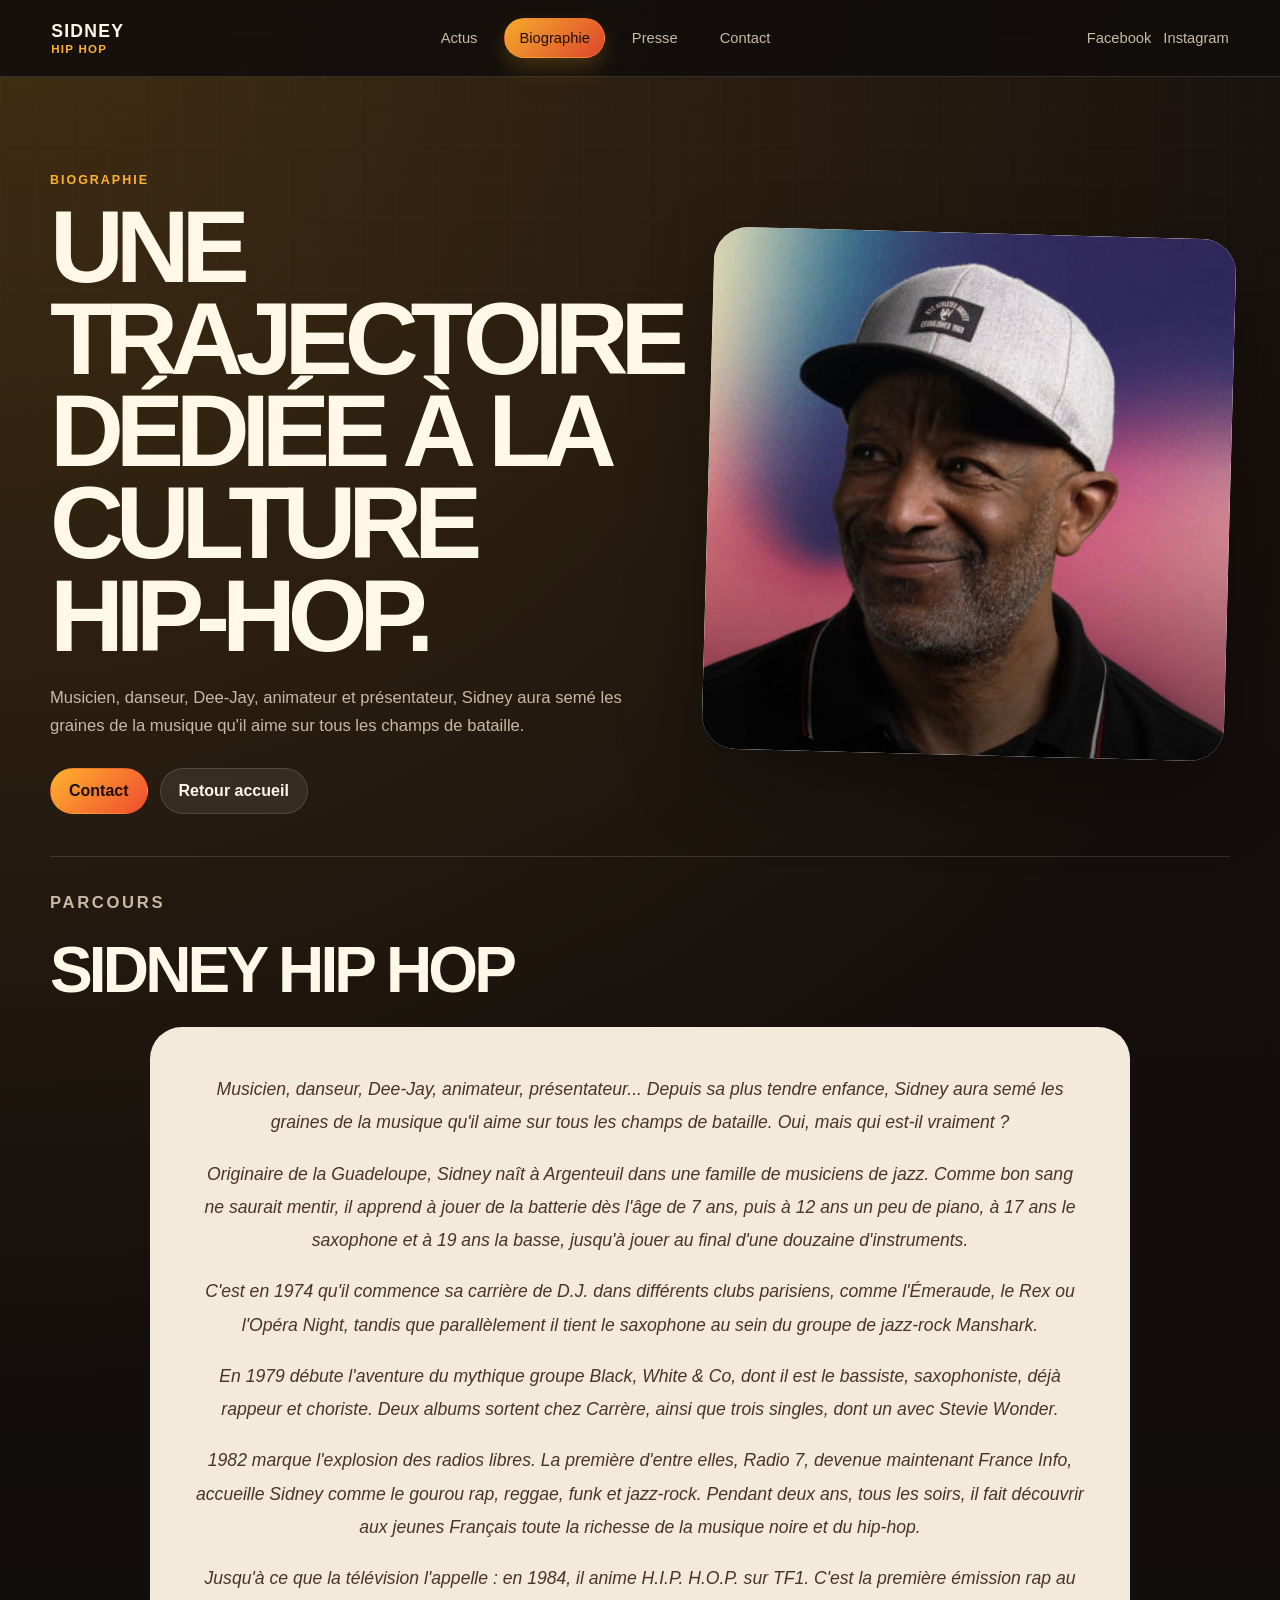
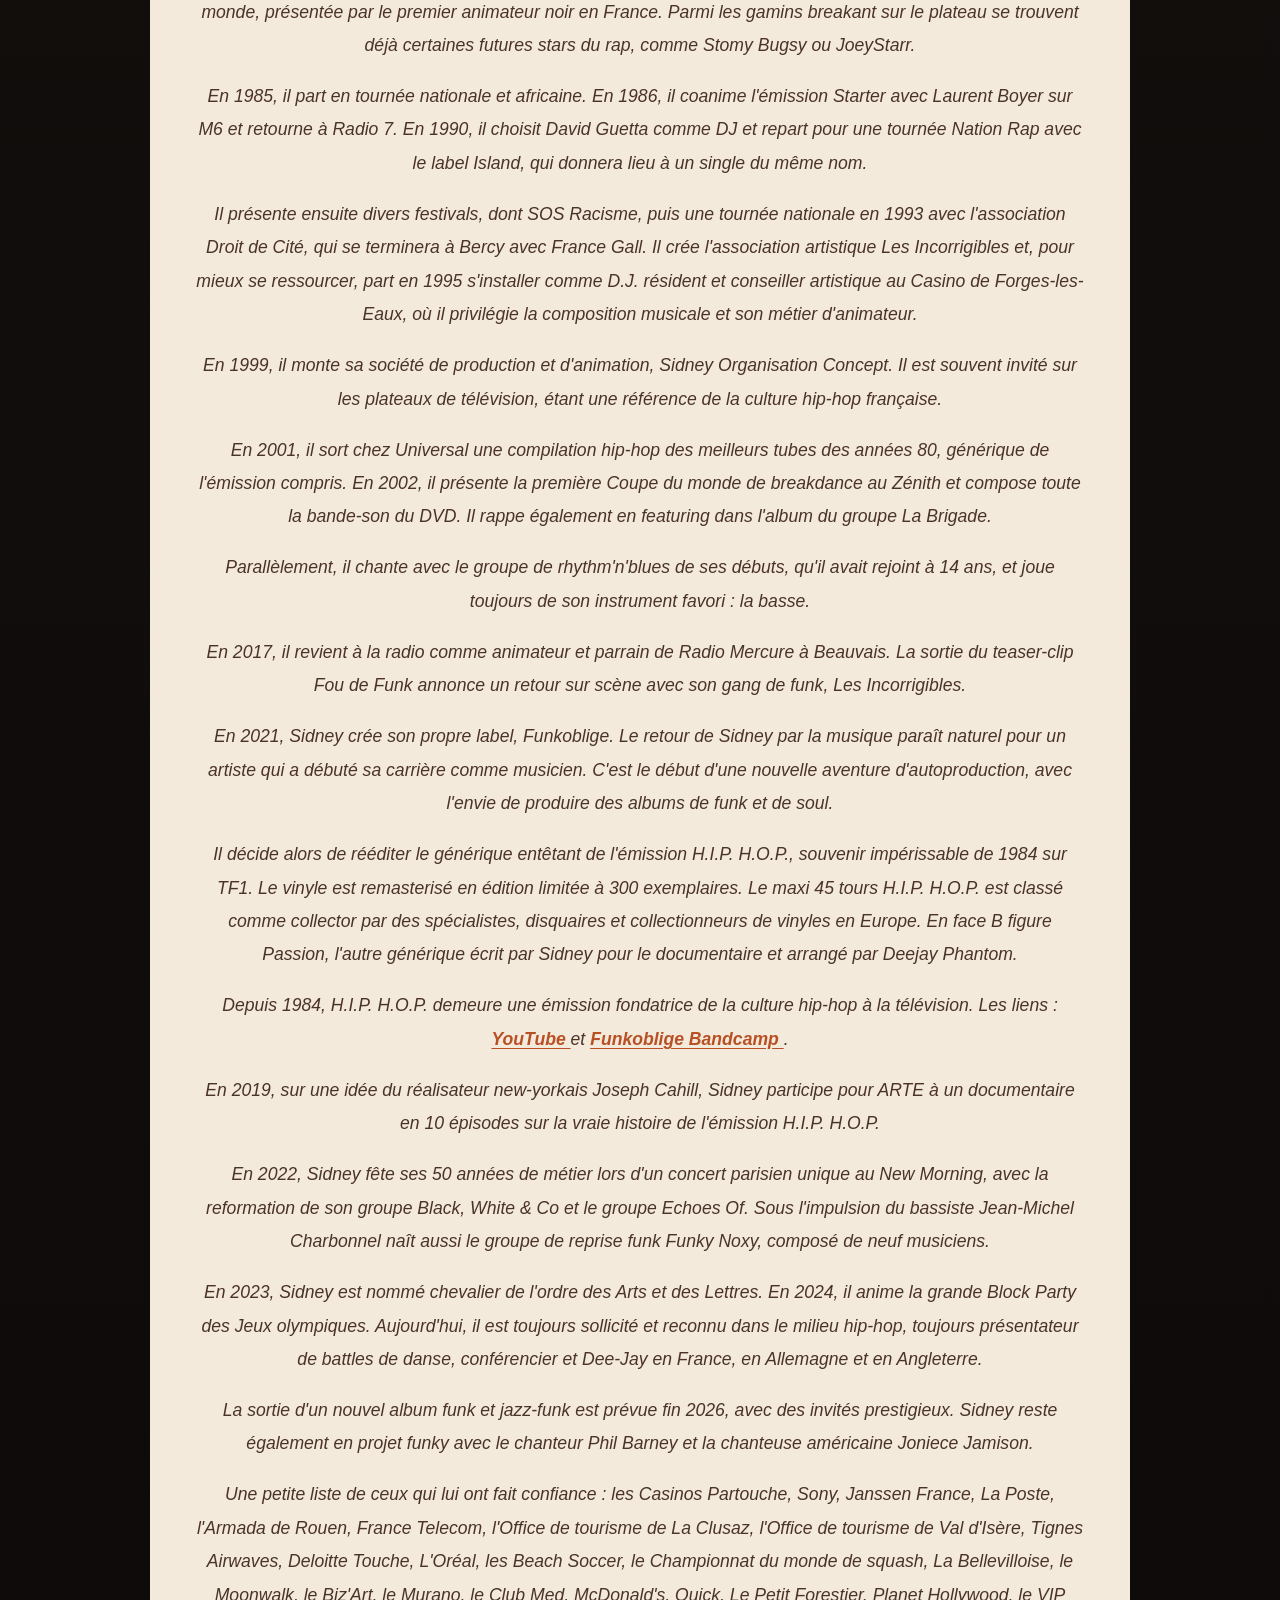
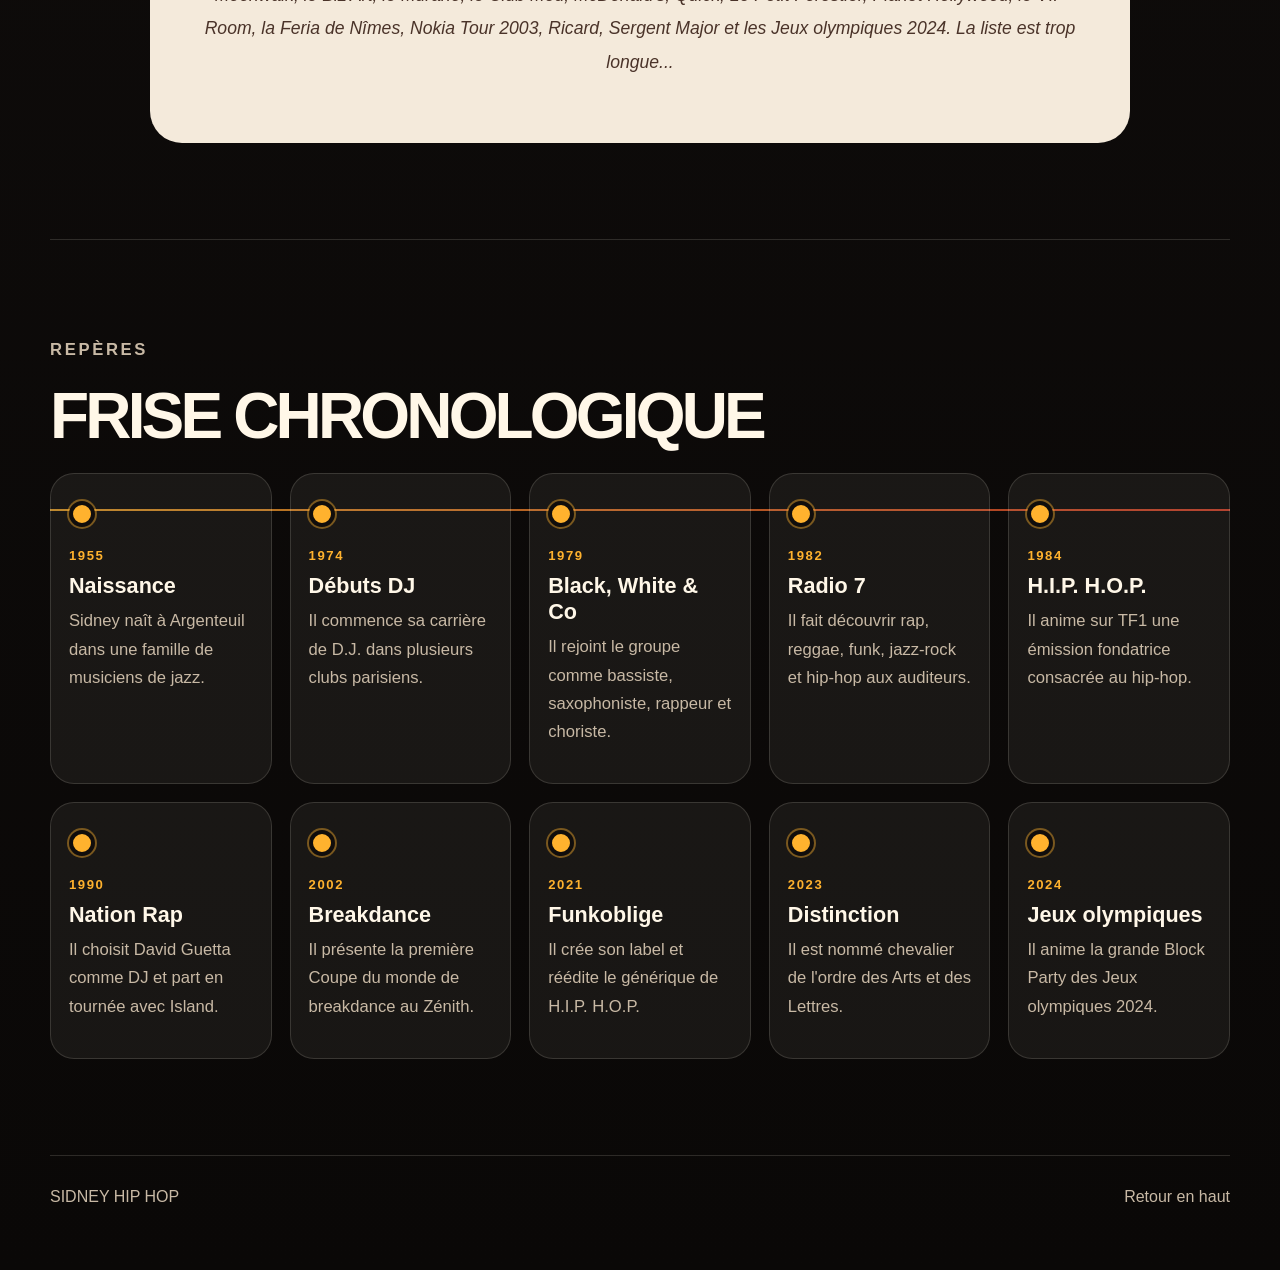
<file: docs/bio.html>
<!doctype html>
<html lang="fr">
  <head>
    <meta charset="UTF-8" />
    <meta name="viewport" content="width=device-width, initial-scale=1.0" />
    <title>Biographie de Sidney | Hip-hop, H.I.P. H.O.P. et parcours</title>
    <meta
      name="description"
      content="Biographie de Sidney : Radio 7, H.I.P. H.O.P., télévision, musique et rôle majeur dans l'histoire du hip-hop en France."
    />
    <meta name="robots" content="index,follow" />
    <meta name="theme-color" content="#17100d" />
    <meta name="google-site-verification" content="JeGknU3Lpkuk2BuzDJpFUZdolpJ2X69IJfQq03PULkI" />
    <link rel="canonical" href="https://marcusduteil.github.io/Site_SIDNEY/bio.html" />
    <meta property="og:type" content="article" />
    <meta property="og:locale" content="fr_FR" />
    <meta property="og:site_name" content="Sidney Hip Hop" />
    <meta property="og:title" content="Biographie de Sidney | Hip-hop, H.I.P. H.O.P. et parcours" />
    <meta
      property="og:description"
      content="Le parcours de Sidney, de Radio 7 à H.I.P. H.O.P., et son rôle pionnier dans l'histoire du hip-hop en France."
    />
    <meta property="og:url" content="https://marcusduteil.github.io/Site_SIDNEY/bio.html" />
    <meta property="og:image" content="https://marcusduteil.github.io/Site_SIDNEY/img/sidney-bio.jpeg" />
    <meta name="twitter:card" content="summary_large_image" />
    <meta name="twitter:title" content="Biographie de Sidney" />
    <meta
      name="twitter:description"
      content="Le parcours de Sidney, figure pionnière du hip-hop en France."
    />
    <meta name="twitter:image" content="https://marcusduteil.github.io/Site_SIDNEY/img/sidney-bio.jpeg" />
    <link rel="icon" href="favicon.svg" type="image/svg+xml" />
    <link rel="manifest" href="site.webmanifest" />
    <link rel="stylesheet" href="style.css" />
  </head>
  <body id="top">
    <header class="site-header">
      <a class="brand" href="index.html" aria-label="Accueil Sidney Hip Hop">
        <span>SIDNEY</span>
        <small>HIP HOP</small>
      </a>

      <nav class="main-nav" aria-label="Navigation principale">
        <a href="index.html#actus">Actus</a>
        <a href="bio.html" aria-current="page">Biographie</a>
        <a href="index.html#presse">Presse</a>
        <a href="index.html#contact">Contact</a>
      </nav>

      <div class="social-links" aria-label="Réseaux sociaux">
        <a href="https://www.facebook.com/SidneyAtTheControl/" target="_blank" rel="noreferrer">Facebook</a>
        <a href="https://www.instagram.com/sidneyduteil/?hl=fr" target="_blank" rel="noreferrer">Instagram</a>
      </div>
    </header>

    <main>
      <section class="hero bio-hero">
        <div class="hero-copy">
          <p class="eyebrow">Biographie</p>
          <h1>Une trajectoire dédiée à la culture hip-hop.</h1>
          <p>
            Musicien, danseur, Dee-Jay, animateur et présentateur, Sidney aura
            semé les graines de la musique qu'il aime sur tous les champs de
            bataille.
          </p>
          <div class="hero-actions">
            <a class="button primary" href="index.html#contact">Contact</a>
            <a class="button ghost" href="index.html">Retour accueil</a>
          </div>
        </div>

        <div class="hero-media portrait-card">
          <img src="img/sidney-bio.jpeg" alt="Sidney" />
        </div>
      </section>

      <section class="section bio-content" id="bio">
        <div class="section-heading">
          <p class="eyebrow">Parcours</p>
          <h2>Sidney Hip Hop</h2>
        </div>

        <div class="bio-layout bio-layout-wide">
          <article class="bio-text">
            <p>
              Musicien, danseur, Dee-Jay, animateur, présentateur... Depuis sa
              plus tendre enfance, Sidney aura semé les graines de la musique
              qu'il aime sur tous les champs de bataille. Oui, mais qui est-il
              vraiment ?
            </p>
            <p>
              Originaire de la Guadeloupe, Sidney naît à Argenteuil dans une
              famille de musiciens de jazz. Comme bon sang ne saurait mentir, il
              apprend à jouer de la batterie dès l'âge de 7 ans, puis à 12 ans
              un peu de piano, à 17 ans le saxophone et à 19 ans la basse,
              jusqu'à jouer au final d'une douzaine d'instruments.
            </p>
            <p>
              C'est en 1974 qu'il commence sa carrière de D.J. dans différents
              clubs parisiens, comme l'Émeraude, le Rex ou l'Opéra Night,
              tandis que parallèlement il tient le saxophone au sein du groupe
              de jazz-rock Manshark.
            </p>
            <p>
              En 1979 débute l'aventure du mythique groupe Black, White &amp;
              Co, dont il est le bassiste, saxophoniste, déjà rappeur et
              choriste. Deux albums sortent chez Carrère, ainsi que trois
              singles, dont un avec Stevie Wonder.
            </p>
            <p>
              1982 marque l'explosion des radios libres. La première d'entre
              elles, Radio 7, devenue maintenant France Info, accueille Sidney
              comme le gourou rap, reggae, funk et jazz-rock. Pendant deux ans,
              tous les soirs, il fait découvrir aux jeunes Français toute la
              richesse de la musique noire et du hip-hop.
            </p>
            <p>
              Jusqu'à ce que la télévision l'appelle : en 1984, il anime
              H.I.P. H.O.P. sur TF1. C'est la première émission rap au monde,
              présentée par le premier animateur noir en France. Parmi les
              gamins breakant sur le plateau se trouvent déjà certaines futures
              stars du rap, comme Stomy Bugsy ou JoeyStarr.
            </p>
            <p>
              En 1985, il part en tournée nationale et africaine. En 1986, il
              coanime l'émission Starter avec Laurent Boyer sur M6 et retourne à
              Radio 7. En 1990, il choisit David Guetta comme DJ et repart pour
              une tournée Nation Rap avec le label Island, qui donnera lieu à un
              single du même nom.
            </p>
            <p>
              Il présente ensuite divers festivals, dont SOS Racisme, puis une
              tournée nationale en 1993 avec l'association Droit de Cité, qui se
              terminera à Bercy avec France Gall. Il crée l'association
              artistique Les Incorrigibles et, pour mieux se ressourcer, part en
              1995 s'installer comme D.J. résident et conseiller artistique au
              Casino de Forges-les-Eaux, où il privilégie la composition
              musicale et son métier d'animateur.
            </p>
            <p>
              En 1999, il monte sa société de production et d'animation, Sidney
              Organisation Concept. Il est souvent invité sur les plateaux de
              télévision, étant une référence de la culture hip-hop française.
            </p>
            <p>
              En 2001, il sort chez Universal une compilation hip-hop des
              meilleurs tubes des années 80, générique de l'émission compris. En
              2002, il présente la première Coupe du monde de breakdance au
              Zénith et compose toute la bande-son du DVD. Il rappe également en
              featuring dans l'album du groupe La Brigade.
            </p>
            <p>
              Parallèlement, il chante avec le groupe de rhythm'n'blues de ses
              débuts, qu'il avait rejoint à 14 ans, et joue toujours de son
              instrument favori : la basse.
            </p>
            <p>
              En 2017, il revient à la radio comme animateur et parrain de Radio
              Mercure à Beauvais. La sortie du teaser-clip Fou de Funk annonce
              un retour sur scène avec son gang de funk, Les Incorrigibles.
            </p>
            <p>
              En 2021, Sidney crée son propre label, Funkoblige. Le retour de
              Sidney par la musique paraît naturel pour un artiste qui a débuté
              sa carrière comme musicien. C'est le début d'une nouvelle aventure
              d'autoproduction, avec l'envie de produire des albums de funk et
              de soul.
            </p>
            <p>
              Il décide alors de rééditer le générique entêtant de l'émission
              H.I.P. H.O.P., souvenir impérissable de 1984 sur TF1. Le vinyle
              est remasterisé en édition limitée à 300 exemplaires. Le maxi 45
              tours H.I.P. H.O.P. est classé comme collector par des
              spécialistes, disquaires et collectionneurs de vinyles en Europe.
              En face B figure Passion, l'autre générique écrit par Sidney pour
              le documentaire et arrangé par Deejay Phantom.
            </p>
            <p>
              Depuis 1984, H.I.P. H.O.P. demeure une émission fondatrice de la
              culture hip-hop à la télévision. Les liens :
              <a href="https://www.youtube.com/watch?v=2A7fBFmhSp4" target="_blank" rel="noreferrer">
                YouTube
              </a>
              et
              <a href="https://funkoblige.bandcamp.com/album/h-i-p-h-o-p" target="_blank" rel="noreferrer">
                Funkoblige Bandcamp
              </a>.
            </p>
            <p>
              En 2019, sur une idée du réalisateur new-yorkais Joseph Cahill,
              Sidney participe pour ARTE à un documentaire en 10 épisodes sur la
              vraie histoire de l'émission H.I.P. H.O.P.
            </p>
            <p>
              En 2022, Sidney fête ses 50 années de métier lors d'un concert
              parisien unique au New Morning, avec la reformation de son groupe
              Black, White &amp; Co et le groupe Echoes Of. Sous l'impulsion du
              bassiste Jean-Michel Charbonnel naît aussi le groupe de reprise
              funk Funky Noxy, composé de neuf musiciens.
            </p>
            <p>
              En 2023, Sidney est nommé chevalier de l'ordre des Arts et des
              Lettres. En 2024, il anime la grande Block Party des Jeux
              olympiques. Aujourd'hui, il est toujours sollicité et reconnu dans
              le milieu hip-hop, toujours présentateur de battles de danse,
              conférencier et Dee-Jay en France, en Allemagne et en Angleterre.
            </p>
            <p>
              La sortie d'un nouvel album funk et jazz-funk est prévue fin 2026,
              avec des invités prestigieux. Sidney reste également en projet
              funky avec le chanteur Phil Barney et la chanteuse américaine
              Joniece Jamison.
            </p>
            <p>
              Une petite liste de ceux qui lui ont fait confiance : les Casinos
              Partouche, Sony, Janssen France, La Poste, l'Armada de Rouen,
              France Telecom, l'Office de tourisme de La Clusaz, l'Office de
              tourisme de Val d'Isère, Tignes Airwaves, Deloitte Touche,
              L'Oréal, les Beach Soccer, le Championnat du monde de squash, La
              Bellevilloise, le Moonwalk, le Biz'Art, le Murano, le Club Med,
              McDonald's, Quick, Le Petit Forestier, Planet Hollywood, le VIP
              Room, la Feria de Nîmes, Nokia Tour 2003, Ricard, Sergent Major et
              les Jeux olympiques 2024. La liste est trop longue...
            </p>
          </article>
        </div>
      </section>

      <section class="section chronology-section" aria-labelledby="chronology-title">
        <div class="section-heading">
          <p class="eyebrow">Repères</p>
          <h2 id="chronology-title">Frise chronologique</h2>
        </div>

        <div class="timeline-strip">
          <article class="timeline-item">
            <span>1955</span>
            <h3>Naissance</h3>
            <p>Sidney naît à Argenteuil dans une famille de musiciens de jazz.</p>
          </article>
          <article class="timeline-item">
            <span>1974</span>
            <h3>Débuts DJ</h3>
            <p>Il commence sa carrière de D.J. dans plusieurs clubs parisiens.</p>
          </article>
          <article class="timeline-item">
            <span>1979</span>
            <h3>Black, White &amp; Co</h3>
            <p>Il rejoint le groupe comme bassiste, saxophoniste, rappeur et choriste.</p>
          </article>
          <article class="timeline-item">
            <span>1982</span>
            <h3>Radio 7</h3>
            <p>Il fait découvrir rap, reggae, funk, jazz-rock et hip-hop aux auditeurs.</p>
          </article>
          <article class="timeline-item">
            <span>1984</span>
            <h3>H.I.P. H.O.P.</h3>
            <p>Il anime sur TF1 une émission fondatrice consacrée au hip-hop.</p>
          </article>
          <article class="timeline-item">
            <span>1990</span>
            <h3>Nation Rap</h3>
            <p>Il choisit David Guetta comme DJ et part en tournée avec Island.</p>
          </article>
          <article class="timeline-item">
            <span>2002</span>
            <h3>Breakdance</h3>
            <p>Il présente la première Coupe du monde de breakdance au Zénith.</p>
          </article>
          <article class="timeline-item">
            <span>2021</span>
            <h3>Funkoblige</h3>
            <p>Il crée son label et réédite le générique de H.I.P. H.O.P.</p>
          </article>
          <article class="timeline-item">
            <span>2023</span>
            <h3>Distinction</h3>
            <p>Il est nommé chevalier de l'ordre des Arts et des Lettres.</p>
          </article>
          <article class="timeline-item">
            <span>2024</span>
            <h3>Jeux olympiques</h3>
            <p>Il anime la grande Block Party des Jeux olympiques 2024.</p>
          </article>
        </div>
      </section>

    </main>

    <footer class="site-footer">
      <p>SIDNEY HIP HOP</p>
      <a href="#top">Retour en haut</a>
    </footer>
  </body>
</html>
</file>
<file: docs/style.css>
:root {
  --bg: #100d0c;
  --bg-soft: #1b1512;
  --panel: #241b16;
  --panel-light: #f4eadb;
  --text: #fff7e8;
  --muted: #c8b9a5;
  --ink: #18120f;
  --accent: #ffb22e;
  --accent-hot: #f04b2f;
  --line: rgba(255, 247, 232, 0.14);
  --shadow: rgba(0, 0, 0, 0.32);
}

* {
  box-sizing: border-box;
}

html {
  scroll-behavior: smooth;
}

body {
  margin: 0;
  font-family: "Helvetica Neue", Helvetica, Arial, sans-serif;
  background:
    radial-gradient(circle at top left, rgba(255, 178, 46, 0.18), transparent 30%),
    linear-gradient(180deg, #17100d 0%, var(--bg) 48%, #0a0807 100%);
  color: var(--text);
}

body::before {
  content: "";
  position: fixed;
  inset: 0;
  pointer-events: none;
  background-image:
    linear-gradient(rgba(255, 255, 255, 0.025) 1px, transparent 1px),
    linear-gradient(90deg, rgba(255, 255, 255, 0.025) 1px, transparent 1px);
  background-size: 36px 36px;
  mask-image: linear-gradient(to bottom, rgba(0, 0, 0, 0.75), transparent 80%);
}

img {
  max-width: 100%;
  display: block;
}

a {
  color: inherit;
  text-decoration: none;
}

.site-header {
  position: sticky;
  top: 0;
  z-index: 10;
  display: grid;
  grid-template-columns: auto 1fr auto;
  align-items: center;
  gap: 24px;
  padding: 18px clamp(18px, 4vw, 56px);
  border-bottom: 1px solid var(--line);
  background: rgba(16, 13, 12, 0.88);
  backdrop-filter: blur(18px);
}

.brand {
  display: grid;
  gap: 1px;
  font-weight: 900;
  letter-spacing: 0.08em;
}

.brand span {
  font-size: 1.1rem;
}

.brand small {
  color: var(--accent);
  font-size: 0.72rem;
}

.main-nav,
.social-links,
.hero-actions,
.contact-actions {
  display: flex;
  align-items: center;
  gap: 12px;
  flex-wrap: wrap;
}

.main-nav {
  justify-content: center;
}

.main-nav a,
.social-links a {
  color: var(--muted);
  font-size: 0.92rem;
}

.main-nav a {
  display: inline-flex;
  align-items: center;
  justify-content: center;
  min-height: 40px;
  padding: 0 14px;
  border: 1px solid transparent;
  border-radius: 999px;
  transition:
    background 0.2s ease,
    color 0.2s ease,
    border-color 0.2s ease,
    box-shadow 0.2s ease;
}

.main-nav a:hover,
.main-nav a.active,
.main-nav a[aria-current="page"],
.main-nav a[aria-current="true"],
.social-links a:hover {
  color: var(--text);
}

.main-nav a.active,
.main-nav a[aria-current="page"],
.main-nav a[aria-current="true"] {
  border-color: rgba(255, 178, 46, 0.26);
  background: linear-gradient(135deg, rgba(255, 178, 46, 0.96), rgba(240, 75, 47, 0.92));
  color: #1d1009;
  box-shadow: 0 10px 22px rgba(255, 178, 46, 0.2);
}

.social-links {
  justify-content: flex-end;
}

main {
  width: min(1180px, calc(100% - 36px));
  margin: 0 auto;
}

.hero {
  min-height: calc(100vh - 76px);
  display: grid;
  grid-template-columns: minmax(0, 1fr) minmax(320px, 0.88fr);
  gap: clamp(28px, 5vw, 72px);
  align-items: center;
  padding: clamp(48px, 8vw, 96px) 0;
}

.bio-hero {
  min-height: auto;
  padding-bottom: 42px;
}

.hero-copy {
  position: relative;
  z-index: 1;
}

.eyebrow {
  margin: 0 0 14px;
  color: var(--accent);
  font-size: 0.78rem;
  font-weight: 800;
  letter-spacing: 0.16em;
  text-transform: uppercase;
}

h1,
h2,
h3,
p {
  margin-top: 0;
}

h1 {
  max-width: 760px;
  margin-bottom: 22px;
  font-size: clamp(3.2rem, 8vw, 7.4rem);
  line-height: 0.9;
  letter-spacing: -0.08em;
  text-transform: uppercase;
}

h2 {
  margin-bottom: 0;
  font-size: clamp(2.1rem, 5vw, 4.4rem);
  line-height: 0.96;
  letter-spacing: -0.06em;
  text-transform: uppercase;
}

h3 {
  margin-bottom: 10px;
  font-size: 1.35rem;
}

.hero-copy p:not(.eyebrow),
.section p,
.bio-text p {
  color: var(--muted);
  font-size: 1.04rem;
  line-height: 1.7;
}

.button {
  display: inline-flex;
  align-items: center;
  justify-content: center;
  min-height: 46px;
  padding: 0 18px;
  border: 1px solid var(--line);
  border-radius: 999px;
  font-weight: 800;
}

.button.primary,
.button.dark {
  border-color: transparent;
  background: linear-gradient(135deg, var(--accent), var(--accent-hot));
  color: #1d1009;
}

.button.ghost {
  color: var(--text);
  background: rgba(255, 247, 232, 0.08);
}

.hero-actions {
  margin-top: 28px;
}

.hero-media {
  position: relative;
  border-radius: 34px;
  overflow: hidden;
  box-shadow: 0 34px 80px var(--shadow);
  transform: rotate(1.5deg);
  background: #ffffff;
}

.hero-media::after {
  content: "";
  position: absolute;
  inset: 0;
  background: linear-gradient(180deg, transparent 45%, rgba(0, 0, 0, 0.48));
}

.hero-media img {
  width: 100%;
  height: auto;
  object-fit: initial;
  aspect-ratio: auto;
}

.portrait-card img {
  height: min(58vh, 620px);
  object-fit: cover;
}

.media-card {
  position: absolute;
  left: auto;
  right: 24px;
  bottom: 24px;
  z-index: 1;
  display: grid;
  justify-items: end;
  gap: 4px;
  padding: 16px 18px;
  border: 1px solid rgba(255, 255, 255, 0.22);
  border-radius: 20px;
  background: rgba(16, 13, 12, 0.7);
  backdrop-filter: blur(12px);
  text-align: right;
}

.media-card span {
  color: var(--muted);
  font-size: 0.76rem;
  text-transform: uppercase;
  letter-spacing: 0.14em;
}

.media-card strong {
  font-size: 1.25rem;
}

.section {
  padding: clamp(56px, 8vw, 96px) 0;
  border-top: 1px solid var(--line);
}

.section-heading {
  display: grid;
  gap: 8px;
  margin-bottom: 26px;
}

.feature-card,
.contact-section,
.quote-section {
  display: grid;
  gap: 24px;
  align-items: center;
  padding: clamp(24px, 5vw, 46px);
  border: 1px solid var(--line);
  border-radius: 34px;
  background:
    radial-gradient(circle at top right, rgba(255, 178, 46, 0.16), transparent 34%),
    var(--panel);
}

.feature-card {
  grid-template-columns: minmax(0, 0.95fr) minmax(320px, 1.05fr);
}

.video-card {
  width: 100%;
}

.video-frame {
  position: relative;
  overflow: hidden;
  border: 1px solid var(--line);
  border-radius: 26px;
  background: #090807;
  box-shadow: 0 24px 48px rgba(0, 0, 0, 0.26);
  aspect-ratio: 16 / 9;
}

.video-frame iframe {
  position: absolute;
  inset: 0;
  width: 100%;
  height: 100%;
  border: 0;
}

.pill {
  display: inline-flex;
  margin-bottom: 18px;
  padding: 7px 12px;
  border-radius: 999px;
  background: rgba(255, 178, 46, 0.14);
  color: var(--accent);
  font-size: 0.78rem;
  font-weight: 900;
  text-transform: uppercase;
  letter-spacing: 0.1em;
}

.split-section {
  display: grid;
  grid-template-columns: 0.78fr 1.22fr;
  gap: 34px;
}

.cards-grid,
.press-list {
  display: grid;
  gap: 16px;
}

.cards-grid {
  grid-template-columns: repeat(3, 1fr);
}

.info-card,
.press-list article,
.timeline div {
  padding: 22px;
  border: 1px solid var(--line);
  border-radius: 24px;
  background: rgba(255, 247, 232, 0.06);
}

.info-card span,
.press-list span,
.timeline span {
  color: var(--accent);
  font-size: 0.82rem;
  font-weight: 900;
  text-transform: uppercase;
  letter-spacing: 0.12em;
}

.press-list {
  grid-template-columns: repeat(2, 1fr);
}

.press-source {
  display: flex;
  align-items: center;
  gap: 10px;
  margin-bottom: 14px;
}

.press-source img {
  width: 42px;
  height: 42px;
  border-radius: 12px;
  border: 1px solid var(--line);
  background: rgba(255, 247, 232, 0.08);
  padding: 6px;
  object-fit: contain;
}

.text-link {
  display: inline-flex;
  align-items: center;
  margin-top: 12px;
  color: var(--accent);
  font-weight: 800;
}

.text-link:hover {
  color: var(--text);
}

.contact-section {
  grid-template-columns: 1fr auto;
}

.site-footer {
  width: min(1180px, calc(100% - 36px));
  margin: 0 auto;
  display: flex;
  justify-content: space-between;
  gap: 18px;
  padding: 32px 0 48px;
  color: var(--muted);
  border-top: 1px solid var(--line);
}

.bio-content {
  padding-top: 32px;
}

.bio-layout {
  display: grid;
  grid-template-columns: 1fr;
  gap: 28px;
  align-items: start;
}

.bio-text {
  align-self: start;
  width: min(100%, 980px);
  margin: 0 auto;
  padding: clamp(24px, 5vw, 46px);
  border-radius: 32px;
  background: var(--panel-light);
  text-align: center;
}

.bio-text p {
  color: #4a3329;
  font-size: 1.1rem;
  font-family: "Trebuchet MS", "Helvetica Neue", Helvetica, Arial, sans-serif;
  font-style: italic;
  line-height: 1.9;
}

.bio-text a {
  color: #b85025;
  font-weight: 800;
  text-decoration: underline;
  text-underline-offset: 3px;
}

.timeline-strip {
  position: relative;
  display: grid;
  grid-template-columns: repeat(5, minmax(0, 1fr));
  gap: 18px;
}

.timeline-strip::before {
  content: "";
  position: absolute;
  left: 0;
  right: 0;
  top: 36px;
  height: 2px;
  background: linear-gradient(90deg, var(--accent), var(--accent-hot));
  opacity: 0.72;
}

.timeline-item {
  position: relative;
  padding: 72px 18px 20px;
  border: 1px solid var(--line);
  border-radius: 24px;
  background: rgba(255, 247, 232, 0.06);
}

.timeline-item::before {
  content: "";
  position: absolute;
  top: 27px;
  left: 18px;
  width: 18px;
  height: 18px;
  border: 4px solid var(--bg);
  border-radius: 50%;
  background: var(--accent);
  box-shadow: 0 0 0 2px rgba(255, 178, 46, 0.42);
}

.timeline-item span {
  display: inline-flex;
  margin-bottom: 10px;
  color: var(--accent);
  font-size: 0.82rem;
  font-weight: 900;
  letter-spacing: 0.12em;
}

.timeline-item h3 {
  margin-bottom: 8px;
}

.timeline {
  display: grid;
  gap: 14px;
  align-content: start;
}

.quote-section {
  background:
    linear-gradient(135deg, rgba(255, 178, 46, 0.94), rgba(240, 75, 47, 0.94));
}

.quote-section p {
  max-width: 880px;
  margin: 0;
  color: #1d1009;
  font-size: clamp(1.6rem, 4vw, 3rem);
  line-height: 1.08;
  letter-spacing: -0.04em;
  font-weight: 900;
}

@media (max-width: 900px) {
  .site-header,
  .hero,
  .split-section,
  .feature-card,
  .contact-section,
  .bio-layout {
    grid-template-columns: 1fr;
  }

  .site-header {
    justify-items: start;
  }

  .main-nav,
  .social-links {
    justify-content: flex-start;
  }

  .hero {
    min-height: auto;
    gap: 28px;
    padding: 40px 0 56px;
  }

  .hero-media {
    transform: none;
    max-width: 760px;
    margin: 0 auto;
  }

  .cards-grid,
  .press-list,
  .timeline-strip {
    grid-template-columns: 1fr;
  }

  .timeline-strip::before {
    left: 27px;
    right: auto;
    top: 0;
    bottom: 0;
    width: 2px;
    height: auto;
  }

  .timeline-item {
    padding: 22px 20px 22px 62px;
  }

  .timeline-item::before {
    top: 25px;
    left: 18px;
  }

  .portrait-card {
    max-width: 560px;
  }

  .portrait-card img {
    width: 100%;
    height: auto;
    aspect-ratio: 1 / 1;
    object-fit: cover;
    object-position: center top;
  }
}

@media (max-width: 560px) {
  main,
  .site-footer {
    width: min(100% - 24px, 1180px);
  }

  .site-header {
    position: static;
    padding: 14px 12px 16px;
    gap: 10px;
  }

  .main-nav,
  .social-links,
  .hero-actions,
  .contact-actions {
    gap: 8px;
  }

  .main-nav {
    width: 100%;
  }

  .main-nav a {
    min-height: 36px;
    padding: 0 12px;
    font-size: 0.86rem;
  }

  .social-links {
    width: 100%;
    gap: 12px;
  }

  h1 {
    font-size: clamp(2.35rem, 15vw, 3.7rem);
    line-height: 0.94;
    letter-spacing: -0.06em;
  }

  h2 {
    font-size: clamp(1.8rem, 10vw, 2.6rem);
    line-height: 1;
  }

  .hero {
    gap: 20px;
    padding: 28px 0 44px;
  }

  .hero-copy p:not(.eyebrow),
  .section p,
  .bio-text p {
    font-size: 0.98rem;
    line-height: 1.65;
  }

  .button {
    width: 100%;
  }

  .hero-actions,
  .contact-actions {
    width: 100%;
  }

  .feature-card,
  .contact-section,
  .bio-text,
  .timeline div,
  .timeline-item,
  .press-list article {
    padding: 20px;
    border-radius: 24px;
  }

  .timeline-item {
    padding-left: 62px;
  }

  .hero-media {
    border-radius: 24px;
    width: 100%;
    max-width: 100%;
  }

  .hero-media::after {
    background: linear-gradient(180deg, transparent 60%, rgba(0, 0, 0, 0.32));
  }

  .hero-media img {
    width: 100%;
    height: auto;
  }

  .portrait-card img {
    aspect-ratio: 1 / 1;
    object-fit: cover;
    object-position: center 18%;
  }

  .video-frame {
    border-radius: 20px;
  }

  .site-footer {
    flex-direction: column;
  }
}
</file>
